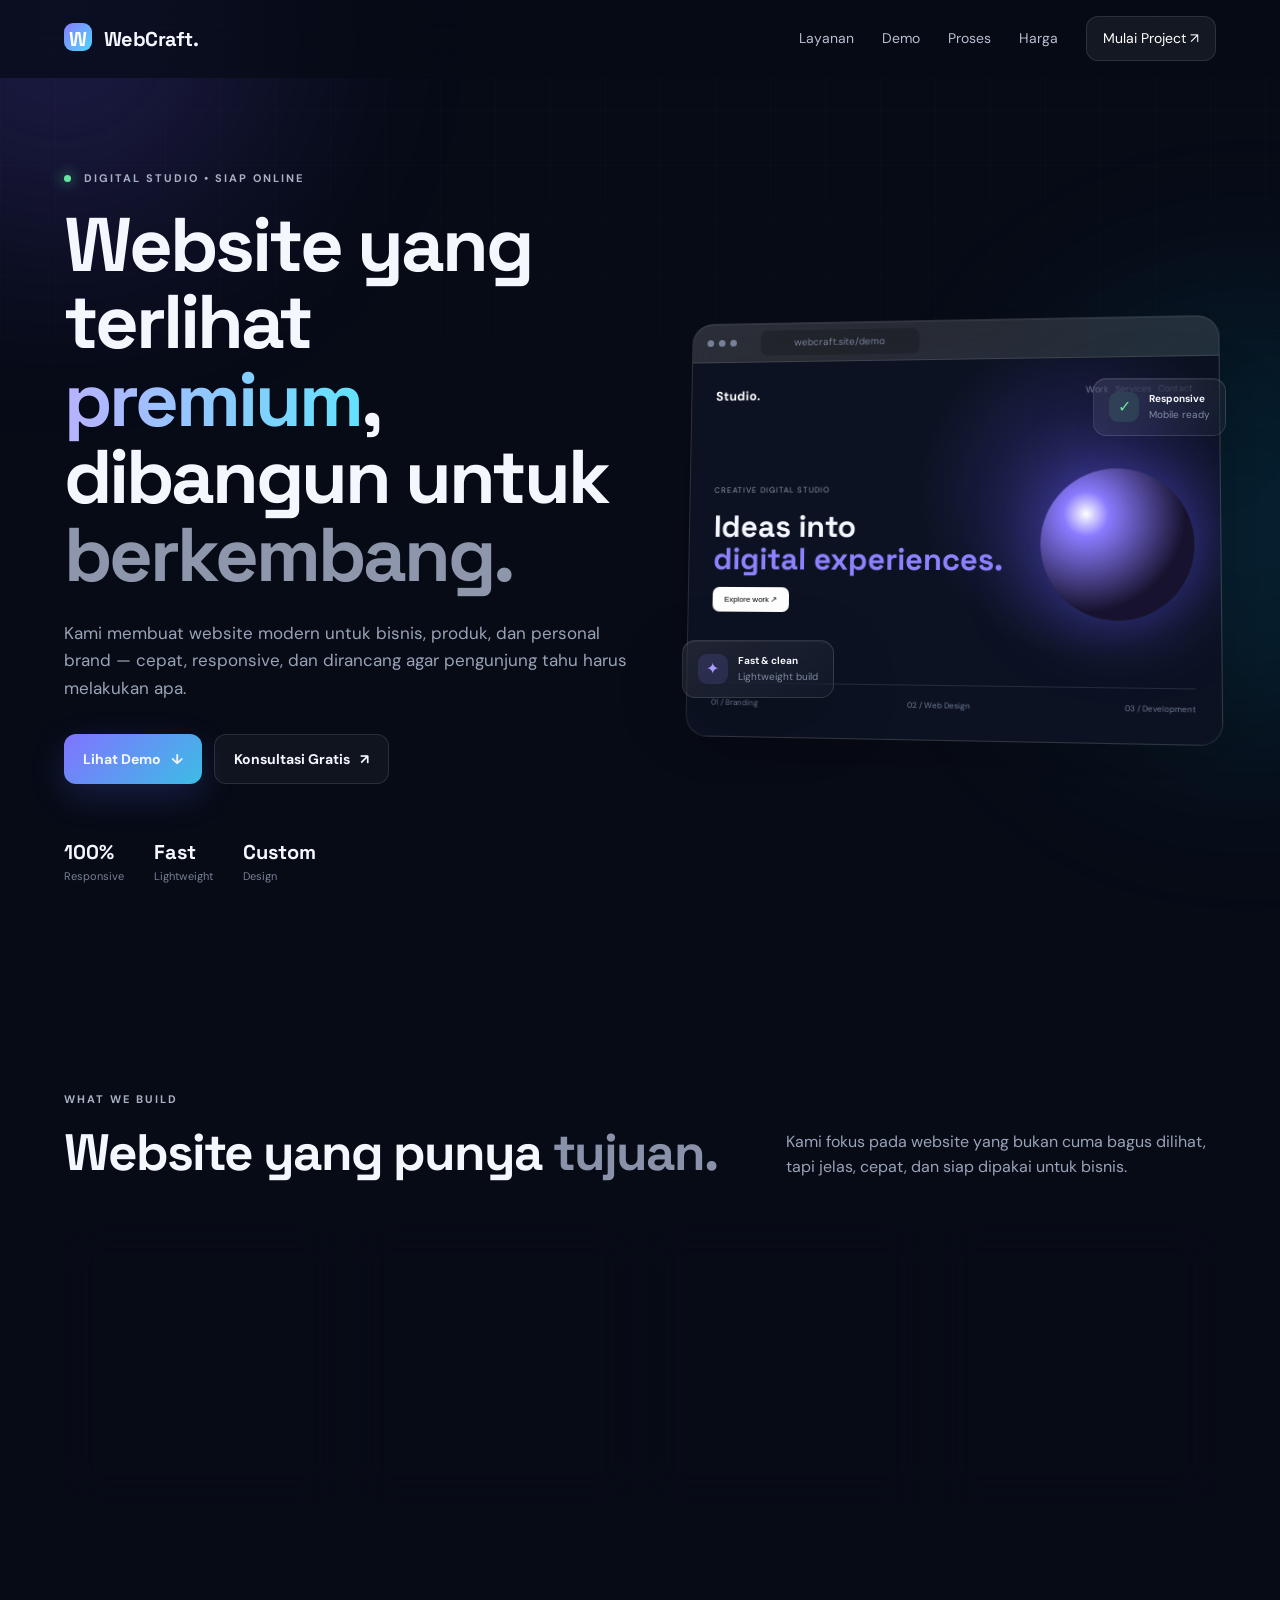
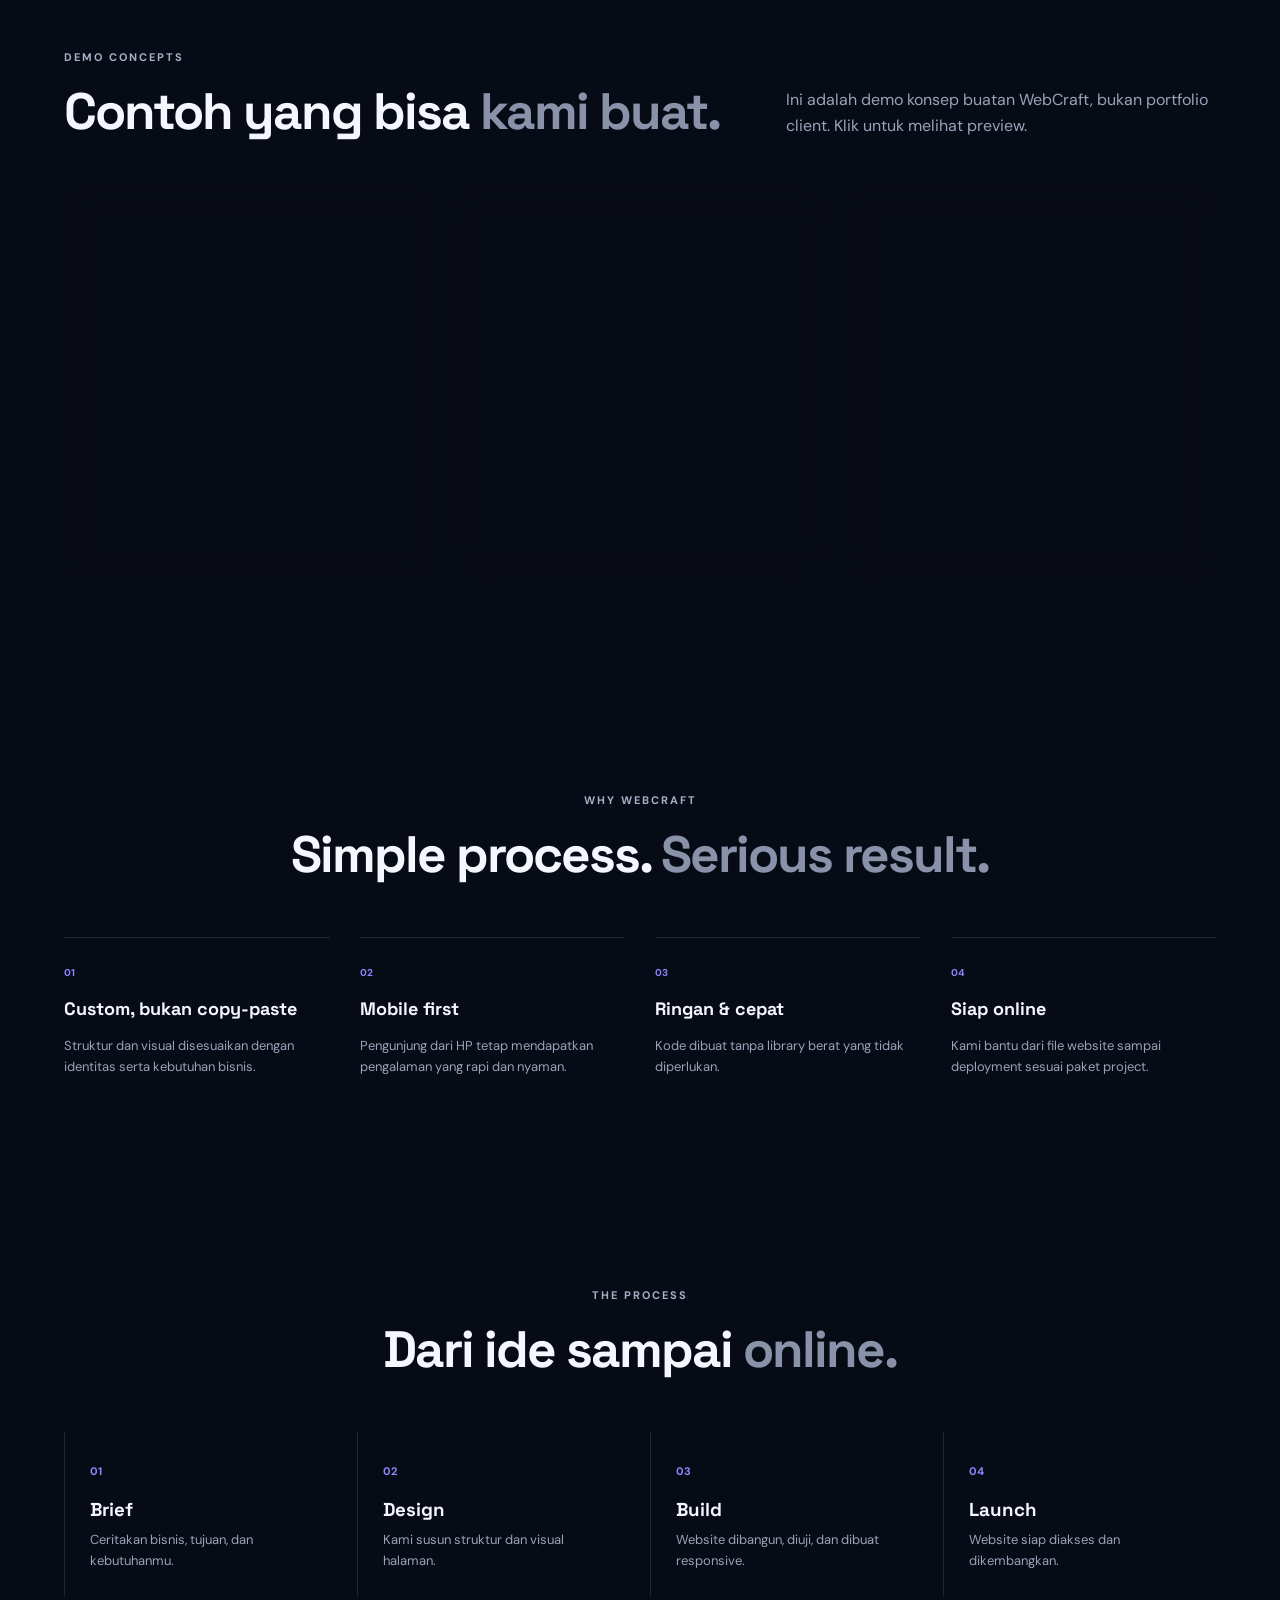
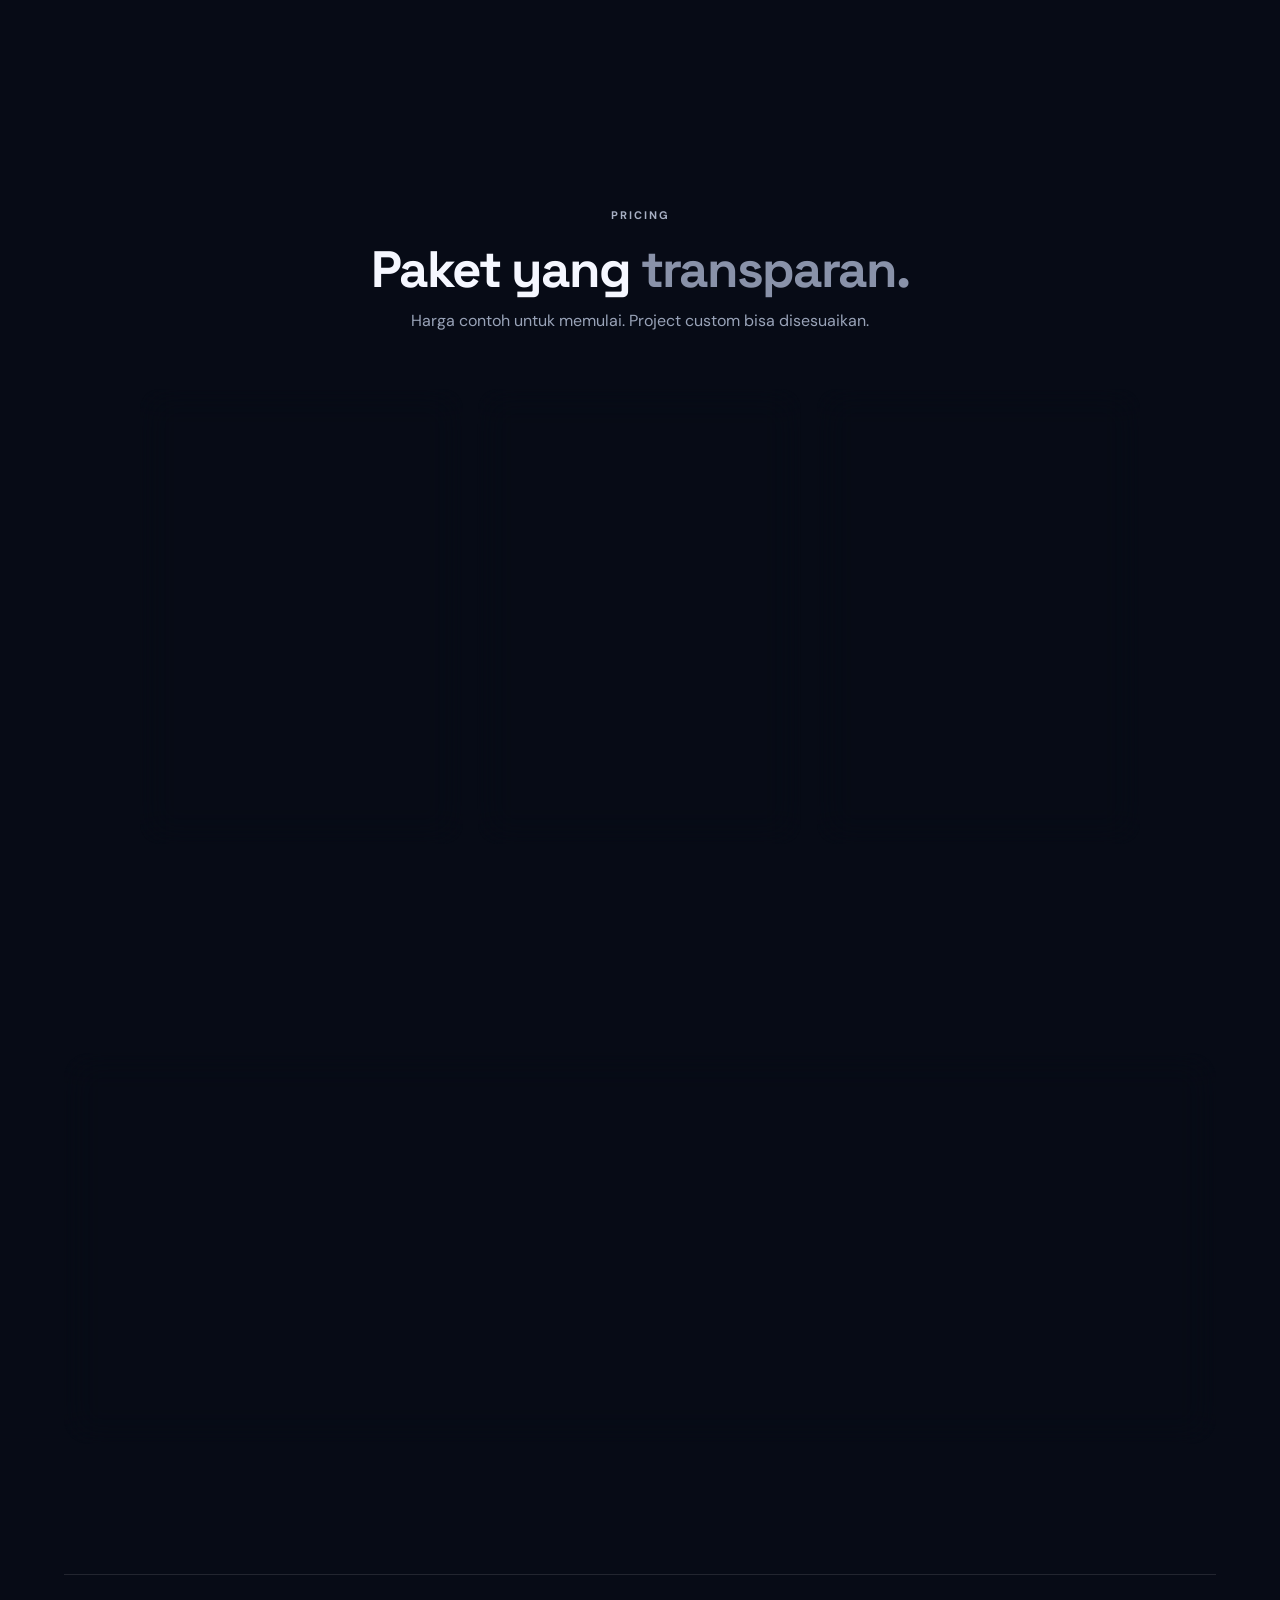
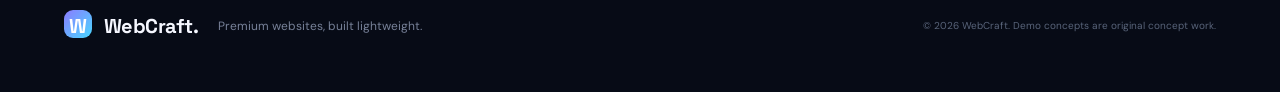
<file: index.html>
<!DOCTYPE html>
<html lang="id">
<head>
  <meta charset="UTF-8">
  <meta name="viewport" content="width=device-width, initial-scale=1.0">
  <meta name="description" content="WebCraft — jasa website premium, cepat, responsive, dan siap online untuk bisnis dan personal brand.">
  <meta name="theme-color" content="#070b16">
  <title>WebCraft — Premium Website Studio</title>
  <link rel="icon" href="favicon.svg" type="image/svg+xml">
  <link rel="stylesheet" href="style.css">
</head>
<body>
  <div class="ambient ambient-1"></div>
  <div class="ambient ambient-2"></div>

  <nav class="navbar" id="navbar">
    <a class="logo" href="#home" aria-label="WebCraft home"><span>W</span> WebCraft.</a>
    <button class="menu-toggle" id="menuToggle" aria-label="Buka menu" aria-expanded="false">
      <span></span><span></span><span></span>
    </button>
    <div class="nav-links" id="navLinks">
      <a href="#layanan">Layanan</a>
      <a href="#demo">Demo</a>
      <a href="#proses">Proses</a>
      <a href="#harga">Harga</a>
      <a class="nav-cta" href="#kontak">Mulai Project <span>↗</span></a>
    </div>
  </nav>

  <main>
    <section class="hero reveal" id="home">
      <div class="hero-copy">
        <div class="eyebrow"><span class="pulse"></span> DIGITAL STUDIO • SIAP ONLINE</div>
        <h1>Website yang terlihat <em>premium</em>,<br>dibangun untuk <span>berkembang.</span></h1>
        <p class="hero-text">Kami membuat website modern untuk bisnis, produk, dan personal brand — cepat, responsive, dan dirancang agar pengunjung tahu harus melakukan apa.</p>
        <div class="hero-actions">
          <a class="btn btn-primary" href="#demo">Lihat Demo <span>↓</span></a>
          <a class="btn btn-ghost" href="#kontak">Konsultasi Gratis <span>↗</span></a>
        </div>
        <div class="hero-proof">
          <div><strong>100%</strong><small>Responsive</small></div>
          <div><strong>Fast</strong><small>Lightweight</small></div>
          <div><strong>Custom</strong><small>Design</small></div>
        </div>
      </div>

      <div class="hero-visual" aria-label="Preview website">
        <div class="glow-ring"></div>
        <div class="browser-window glass">
          <div class="browser-bar">
            <div class="dots"><i></i><i></i><i></i></div>
            <div class="address">webcraft.site/demo</div>
          </div>
          <div class="browser-screen">
            <div class="mini-nav"><b>Studio.</b><span>Work&nbsp;&nbsp; Services&nbsp;&nbsp; Contact</span></div>
            <div class="mini-hero">
              <div>
                <small>CREATIVE DIGITAL STUDIO</small>
                <h3>Ideas into<br><span>digital experiences.</span></h3>
                <button>Explore work ↗</button>
              </div>
              <div class="mini-orb"></div>
            </div>
            <div class="mini-stats"><span>01 / Branding</span><span>02 / Web Design</span><span>03 / Development</span></div>
          </div>
        </div>
        <div class="float-card glass"><span class="check">✓</span><div><b>Responsive</b><small>Mobile ready</small></div></div>
        <div class="float-card second glass"><span class="bolt">✦</span><div><b>Fast & clean</b><small>Lightweight build</small></div></div>
      </div>
    </section>

    <section class="section reveal" id="layanan">
      <div class="section-head">
        <div><p class="eyebrow">WHAT WE BUILD</p><h2>Website yang punya <span>tujuan.</span></h2></div>
        <p>Kami fokus pada website yang bukan cuma bagus dilihat, tapi jelas, cepat, dan siap dipakai untuk bisnis.</p>
      </div>
      <div class="service-grid">
        <article class="service-card glass"><div class="service-icon">⌁</div><span>01</span><h3>Company Profile</h3><p>Bangun kredibilitas bisnis dengan website yang rapi dan profesional.</p><a href="#kontak">Buat website →</a></article>
        <article class="service-card glass"><div class="service-icon">◈</div><span>02</span><h3>Landing Page</h3><p>Halaman fokus untuk produk, campaign, jasa, atau promosi.</p><a href="#kontak">Buat website →</a></article>
        <article class="service-card glass"><div class="service-icon">✦</div><span>03</span><h3>Personal Brand</h3><p>Portfolio digital untuk freelancer, creator, dan profesional.</p><a href="#kontak">Buat website →</a></article>
        <article class="service-card glass"><div class="service-icon">↗</div><span>04</span><h3>Custom Website</h3><p>Fitur dan tampilan disesuaikan dengan kebutuhan project.</p><a href="#kontak">Diskusikan →</a></article>
      </div>
    </section>

    <section class="section demo-section reveal" id="demo">
      <div class="section-head">
        <div><p class="eyebrow">DEMO CONCEPTS</p><h2>Contoh yang bisa <span>kami buat.</span></h2></div>
        <p>Ini adalah demo konsep buatan WebCraft, bukan portfolio client. Klik untuk melihat preview.</p>
      </div>
      <div class="demo-grid">
        <a class="demo-card glass" href="demos/coffee.html">
          <div class="demo-preview coffee-preview"><div class="preview-nav">NOVA COFFEE <span>MENU&nbsp;&nbsp; STORY&nbsp;&nbsp; VISIT</span></div><div><small>ROASTED WITH INTENTION</small><h3>Your daily<br><i>ritual.</i></h3><button>Explore menu</button></div></div>
          <div class="demo-info"><div><small>DEMO 01 • F&B</small><h3>Nova Coffee</h3></div><span>↗</span></div>
        </a>
        <a class="demo-card glass" href="demos/studio.html">
          <div class="demo-preview studio-preview"><div class="preview-nav">MONO STUDIO <span>WORK&nbsp;&nbsp; ABOUT&nbsp;&nbsp; CONTACT</span></div><div><small>CREATIVE DIGITAL STUDIO</small><h3>Make it<br><i>meaningful.</i></h3><button>View work</button></div></div>
          <div class="demo-info"><div><small>DEMO 02 • CREATIVE</small><h3>Mono Studio</h3></div><span>↗</span></div>
        </a>
        <a class="demo-card glass" href="demos/fit.html">
          <div class="demo-preview fit-preview"><div class="preview-nav">FORM / 01 <span>PROGRAMS&nbsp;&nbsp; COACH&nbsp;&nbsp; JOIN</span></div><div><small>MOVE WITH PURPOSE</small><h3>Train smarter.<br><i>Live stronger.</i></h3><button>Start today</button></div></div>
          <div class="demo-info"><div><small>DEMO 03 • FITNESS</small><h3>Form Athletics</h3></div><span>↗</span></div>
        </a>
      </div>
    </section>

    <section class="section why reveal">
      <div class="center-head"><p class="eyebrow">WHY WEBCRAFT</p><h2>Simple process. <span>Serious result.</span></h2></div>
      <div class="why-grid">
        <div class="why-item"><b>01</b><h3>Custom, bukan copy-paste</h3><p>Struktur dan visual disesuaikan dengan identitas serta kebutuhan bisnis.</p></div>
        <div class="why-item"><b>02</b><h3>Mobile first</h3><p>Pengunjung dari HP tetap mendapatkan pengalaman yang rapi dan nyaman.</p></div>
        <div class="why-item"><b>03</b><h3>Ringan & cepat</h3><p>Kode dibuat tanpa library berat yang tidak diperlukan.</p></div>
        <div class="why-item"><b>04</b><h3>Siap online</h3><p>Kami bantu dari file website sampai deployment sesuai paket project.</p></div>
      </div>
    </section>

    <section class="section process reveal" id="proses">
      <div class="center-head"><p class="eyebrow">THE PROCESS</p><h2>Dari ide sampai <span>online.</span></h2></div>
      <div class="process-line">
        <div><b>01</b><h3>Brief</h3><p>Ceritakan bisnis, tujuan, dan kebutuhanmu.</p></div>
        <div><b>02</b><h3>Design</h3><p>Kami susun struktur dan visual halaman.</p></div>
        <div><b>03</b><h3>Build</h3><p>Website dibangun, diuji, dan dibuat responsive.</p></div>
        <div><b>04</b><h3>Launch</h3><p>Website siap diakses dan dikembangkan.</p></div>
      </div>
    </section>

    <section class="section pricing-section reveal" id="harga">
      <div class="center-head"><p class="eyebrow">PRICING</p><h2>Paket yang <span>transparan.</span></h2><p class="subhead">Harga contoh untuk memulai. Project custom bisa disesuaikan.</p></div>
      <div class="pricing-grid">
        <article class="price-card glass"><small>STARTER</small><h3>Landing</h3><div class="price">Rp499K <i>/ project</i></div><ul><li>✓ 1 halaman</li><li>✓ Responsive</li><li>✓ WhatsApp CTA</li><li>✓ Basic SEO</li><li>✓ 1x revisi</li></ul><a class="btn btn-ghost full" href="#kontak">Pilih Starter</a></article>
        <article class="price-card glass featured"><label>PALING POPULER</label><small>BUSINESS</small><h3>Professional</h3><div class="price">Rp999K <i>/ project</i></div><ul><li>✓ Hingga 5 halaman</li><li>✓ Custom responsive design</li><li>✓ WhatsApp CTA</li><li>✓ Basic SEO</li><li>✓ Deployment</li><li>✓ 2x revisi</li></ul><a class="btn btn-primary full" href="#kontak">Pilih Business</a></article>
        <article class="price-card glass"><small>CUSTOM</small><h3>Tailored</h3><div class="price">Discuss <i>/ project</i></div><ul><li>✓ Design custom</li><li>✓ Fitur sesuai kebutuhan</li><li>✓ Multi-page</li><li>✓ Deployment</li><li>✓ Maintenance option</li></ul><a class="btn btn-ghost full" href="#kontak">Diskusi Project</a></article>
      </div>
    </section>

    <section class="section contact-section reveal" id="kontak">
      <div class="contact-card glass">
        <div><p class="eyebrow">LET'S BUILD</p><h2>Punya ide? <span>Wujudkan.</span></h2><p>Jelaskan singkat kebutuhan website kamu. Kita mulai dari sana.</p></div>
        <form id="contactForm">
          <input id="name" type="text" placeholder="Nama / bisnis" required>
          <select id="service" required><option value="">Pilih kebutuhan</option><option>Company Profile</option><option>Landing Page</option><option>Personal Brand</option><option>Custom Website</option></select>
          <textarea id="message" rows="4" placeholder="Ceritakan kebutuhan website..." required></textarea>
          <button class="btn btn-primary" type="submit">Kirim via WhatsApp ↗</button>
        </form>
      </div>
    </section>
  </main>

  <footer><a class="logo" href="#home"><span>W</span> WebCraft.</a><p>Premium websites, built lightweight.</p><small>© 2026 WebCraft. Demo concepts are original concept work.</small></footer>

  <script src="script.js"></script>
</body>
</html>
</file>
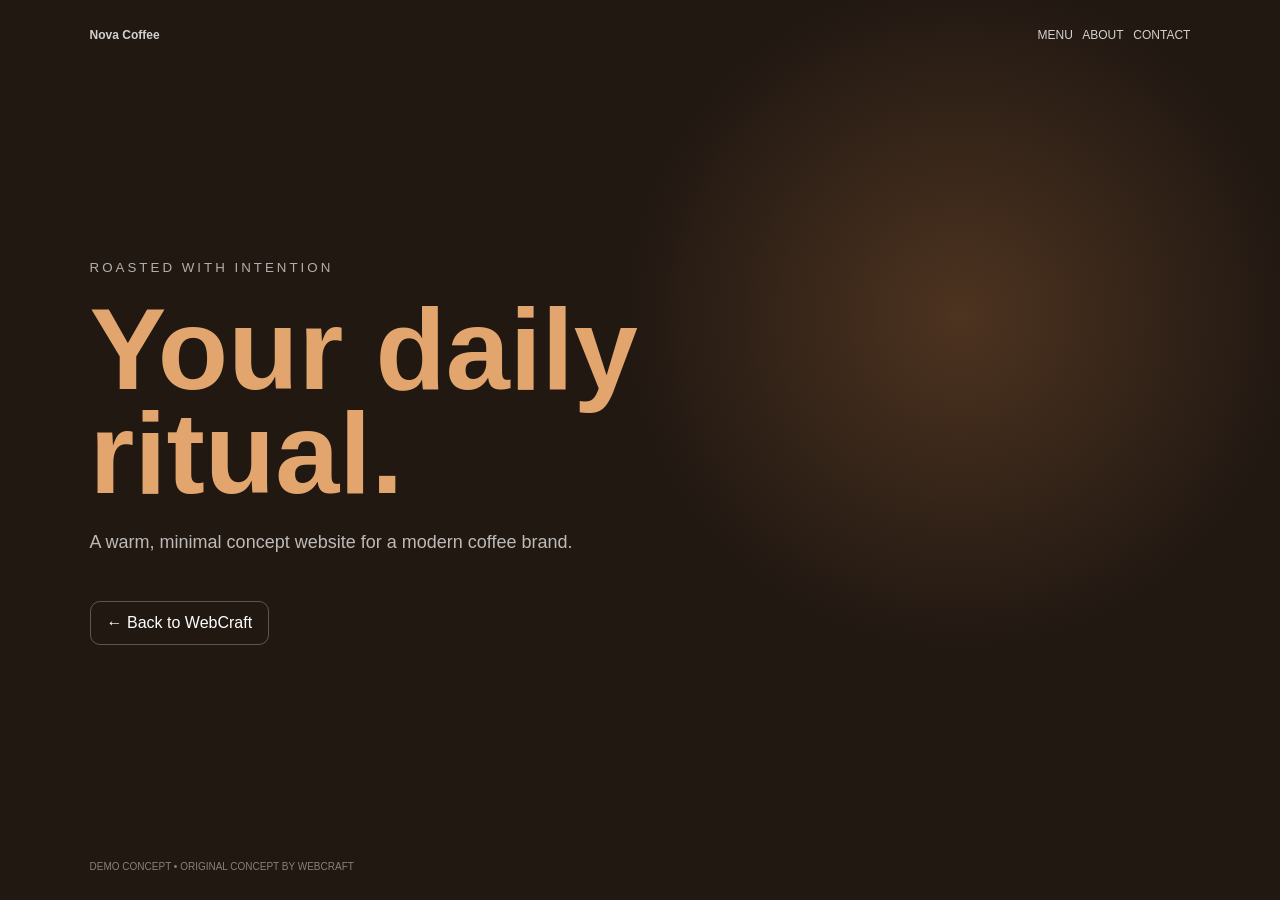
<file: demos/coffee.html>
<!doctype html><html lang="id"><head><meta charset="utf-8"><meta name="viewport" content="width=device-width,initial-scale=1"><meta name="description" content="Nova Coffee — demo concept by WebCraft"><title>Nova Coffee — Demo Concept</title><link rel="stylesheet" href="demo.css"></head><body class="coffee"><nav><b>Nova Coffee</b><span>MENU &nbsp; ABOUT &nbsp; CONTACT</span></nav><main><small>ROASTED WITH INTENTION</small><h1>Your daily ritual.</h1><p>A warm, minimal concept website for a modern coffee brand.</p><a href="../index.html">← Back to WebCraft</a></main><footer>DEMO CONCEPT • ORIGINAL CONCEPT BY WEBCRAFT</footer></body></html>
</file>
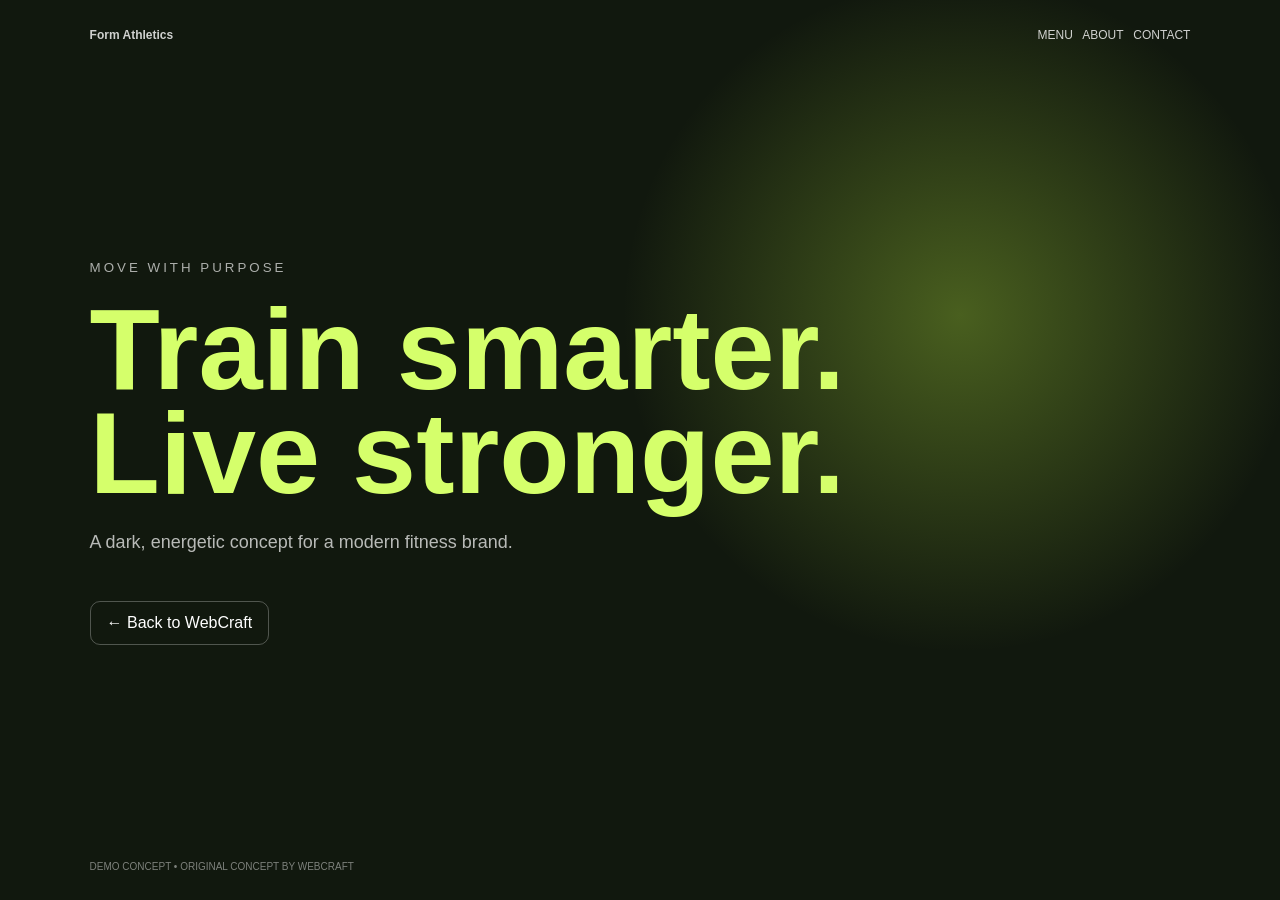
<file: demos/fit.html>
<!doctype html><html lang="id"><head><meta charset="utf-8"><meta name="viewport" content="width=device-width,initial-scale=1"><meta name="description" content="Form Athletics — demo concept by WebCraft"><title>Form Athletics — Demo Concept</title><link rel="stylesheet" href="demo.css"></head><body class="fit"><nav><b>Form Athletics</b><span>MENU &nbsp; ABOUT &nbsp; CONTACT</span></nav><main><small>MOVE WITH PURPOSE</small><h1>Train smarter. Live stronger.</h1><p>A dark, energetic concept for a modern fitness brand.</p><a href="../index.html">← Back to WebCraft</a></main><footer>DEMO CONCEPT • ORIGINAL CONCEPT BY WEBCRAFT</footer></body></html>
</file>
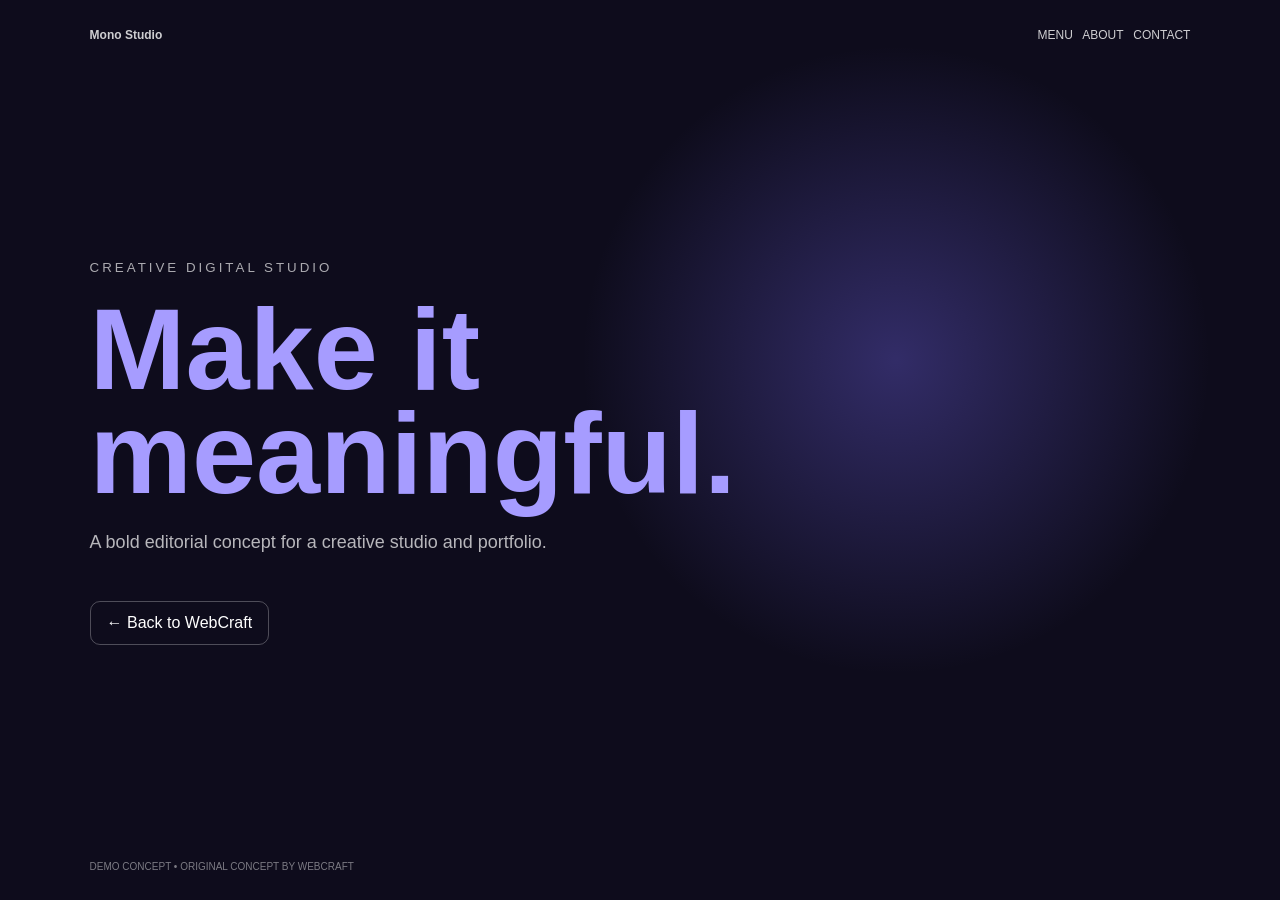
<file: demos/studio.html>
<!doctype html><html lang="id"><head><meta charset="utf-8"><meta name="viewport" content="width=device-width,initial-scale=1"><meta name="description" content="Mono Studio — demo concept by WebCraft"><title>Mono Studio — Demo Concept</title><link rel="stylesheet" href="demo.css"></head><body class="studio"><nav><b>Mono Studio</b><span>MENU &nbsp; ABOUT &nbsp; CONTACT</span></nav><main><small>CREATIVE DIGITAL STUDIO</small><h1>Make it meaningful.</h1><p>A bold editorial concept for a creative studio and portfolio.</p><a href="../index.html">← Back to WebCraft</a></main><footer>DEMO CONCEPT • ORIGINAL CONCEPT BY WEBCRAFT</footer></body></html>
</file>
<file: style.css>
@import url('https://fonts.googleapis.com/css2?family=DM+Sans:wght@400;500;600;700&family=Space+Grotesk:wght@400;500;600;700&display=swap');

:root{--bg:#070b16;--surface:rgba(255,255,255,.055);--line:rgba(255,255,255,.11);--text:#f5f7ff;--muted:#99a3b8;--accent:#8b7cff;--accent2:#49d7ff;--max:1180px}
*{box-sizing:border-box;margin:0;padding:0}html{scroll-behavior:smooth}body{font-family:"DM Sans",sans-serif;background:var(--bg);color:var(--text);line-height:1.6;overflow-x:hidden}
body:before{content:"";position:fixed;inset:0;pointer-events:none;background-image:linear-gradient(rgba(255,255,255,.018) 1px,transparent 1px),linear-gradient(90deg,rgba(255,255,255,.018) 1px,transparent 1px);background-size:55px 55px;mask-image:linear-gradient(to bottom,black,transparent 75%);z-index:-2}
.ambient{position:fixed;width:420px;height:420px;border-radius:50%;filter:blur(110px);opacity:.2;pointer-events:none;z-index:-1}.ambient-1{background:#725cff;top:-180px;left:-150px}.ambient-2{background:#00c8ff;right:-180px;top:35%;opacity:.12}
a{text-decoration:none;color:inherit}.navbar{height:78px;position:fixed;top:0;left:0;right:0;z-index:20;display:flex;align-items:center;justify-content:space-between;padding:0 max(5%,calc((100% - var(--max))/2));background:rgba(7,11,22,.68);backdrop-filter:blur(18px);-webkit-backdrop-filter:blur(18px);border-bottom:1px solid transparent;transition:.3s}.navbar.scrolled{border-color:var(--line)}
.logo{font-family:"Space Grotesk";font-weight:700;font-size:20px;letter-spacing:-.5px}.logo span{display:inline-grid;place-items:center;width:28px;height:28px;margin-right:7px;border-radius:9px;background:linear-gradient(135deg,var(--accent),var(--accent2));color:#fff}
.nav-links{display:flex;align-items:center;gap:28px;color:#b7bfd1;font-size:14px}.nav-links a{transition:.2s}.nav-links a:hover{color:#fff}.nav-cta{padding:10px 16px;border:1px solid var(--line);border-radius:12px;background:rgba(255,255,255,.06);color:#fff!important}.menu-toggle{display:none;background:none;border:0;color:white}
.hero,.section{width:min(var(--max),90%);margin:auto}.hero{min-height:800px;padding:170px 0 100px;display:grid;grid-template-columns:1.03fr .97fr;align-items:center;gap:50px}.eyebrow{font-size:11px;font-weight:700;letter-spacing:2px;color:#a8b0c4;margin-bottom:18px}.pulse{display:inline-block;width:7px;height:7px;border-radius:50%;background:#65e7a4;box-shadow:0 0 14px #65e7a4;margin-right:8px}.hero h1{font-family:"Space Grotesk";font-size:clamp(44px,6vw,76px);line-height:1.02;letter-spacing:-3px;max-width:780px}.hero h1 em{font-style:normal;background:linear-gradient(90deg,#b9b1ff,#63e2ff);-webkit-background-clip:text;color:transparent}.hero h1 span{color:#8d96aa}.hero-text{max-width:600px;color:var(--muted);font-size:17px;margin:27px 0 32px}.hero-actions{display:flex;gap:12px;flex-wrap:wrap}.btn{display:inline-flex;align-items:center;justify-content:center;gap:10px;padding:13px 19px;border-radius:12px;border:1px solid var(--line);font-weight:700;font-size:14px;transition:.25s;cursor:pointer}.btn:hover{transform:translateY(-2px)}.btn-primary{background:linear-gradient(135deg,#8173ff,#3cbde5);border:0;box-shadow:0 12px 35px rgba(88,110,255,.2)}.btn-ghost{background:rgba(255,255,255,.04)}.hero-proof{display:flex;gap:30px;margin-top:52px}.hero-proof div{display:flex;flex-direction:column}.hero-proof strong{font-family:"Space Grotesk";font-size:20px}.hero-proof small{font-size:11px;color:#778197}
.glass{background:linear-gradient(145deg,rgba(255,255,255,.085),rgba(255,255,255,.025));border:1px solid var(--line);box-shadow:inset 0 1px rgba(255,255,255,.06),0 20px 70px rgba(0,0,0,.2);backdrop-filter:blur(18px);-webkit-backdrop-filter:blur(18px)}
.hero-visual{position:relative;min-height:500px;display:grid;place-items:center}.browser-window{width:min(580px,100%);border-radius:22px;overflow:hidden;transform:perspective(1000px) rotateY(-5deg) rotateX(3deg);animation:float 6s ease-in-out infinite}.browser-bar{height:40px;background:rgba(255,255,255,.06);display:flex;align-items:center;gap:25px;padding:0 15px;border-bottom:1px solid var(--line)}.dots{display:flex;gap:5px}.dots i{width:7px;height:7px;border-radius:50%;background:#778197}.address{font-size:10px;color:#78839b;background:rgba(0,0,0,.2);padding:5px 35px;border-radius:8px}.browser-screen{padding:25px;background:radial-gradient(circle at 75% 35%,rgba(108,92,255,.28),transparent 35%),#0c1222;min-height:380px}.mini-nav{display:flex;justify-content:space-between;font-size:9px;color:#7f8aa1}.mini-nav b{color:white;font-size:13px}.mini-hero{display:flex;align-items:center;justify-content:space-between;min-height:280px}.mini-hero small{font-size:8px;color:#8f99ad;letter-spacing:1px}.mini-hero h3{font-family:"Space Grotesk";font-size:31px;line-height:1.05;margin:10px 0}.mini-hero h3 span{color:#8e82ff}.mini-hero button{background:#fff;border:0;border-radius:7px;padding:8px 12px;font-size:8px}.mini-orb{width:150px;height:150px;border-radius:50%;background:radial-gradient(circle at 30% 30%,#fff,#8a7bff 15%,#17132e 65%);box-shadow:0 0 70px #6459ff88}.mini-stats{display:flex;justify-content:space-between;border-top:1px solid var(--line);padding-top:13px;font-size:8px;color:#707c94}.glow-ring{position:absolute;width:400px;height:400px;border-radius:50%;background:radial-gradient(circle,rgba(114,91,255,.28),transparent 65%);filter:blur(10px)}.float-card{position:absolute;right:-10px;top:100px;padding:12px 15px;border-radius:13px;display:flex;align-items:center;gap:10px;animation:float 5s ease-in-out infinite}.float-card.second{left:0;right:auto;top:auto;bottom:80px;animation-delay:-2s}.float-card small,.float-card b{display:block;font-size:10px}.float-card small{color:#7f8ba3}.check,.bolt{display:grid;place-items:center;width:30px;height:30px;border-radius:9px;background:rgba(100,220,160,.12);color:#6de3a1}.bolt{background:rgba(135,118,255,.15);color:#a89cff}
.section{padding:105px 0}.section-head{display:grid;grid-template-columns:1fr .65fr;gap:60px;align-items:end;margin-bottom:45px}.section-head h2,.center-head h2{font-family:"Space Grotesk";font-size:clamp(34px,4vw,52px);line-height:1.05;letter-spacing:-2px}.section-head h2 span,.center-head h2 span{color:#8992a9}.section-head>p,.subhead{color:var(--muted);max-width:470px}.service-grid{display:grid;grid-template-columns:repeat(4,1fr);gap:14px}.service-card{padding:25px;border-radius:18px;min-height:250px;transition:.3s}.service-card:hover,.demo-card:hover,.price-card:hover{transform:translateY(-5px);border-color:rgba(150,140,255,.35)}.service-icon{font-size:28px;margin-bottom:25px}.service-card>span{color:#667187;font-size:10px}.service-card h3{font-family:"Space Grotesk";font-size:19px;margin:7px 0}.service-card p{color:var(--muted);font-size:13px;margin-bottom:20px}.service-card a{font-size:12px;color:#b7adff}
.demo-section{padding-top:40px}.demo-grid{display:grid;grid-template-columns:repeat(3,1fr);gap:15px}.demo-card{border-radius:19px;overflow:hidden;transition:.3s}.demo-preview{height:310px;padding:20px;display:flex;flex-direction:column;justify-content:space-between}.preview-nav{font-size:9px;display:flex;justify-content:space-between;opacity:.75}.preview-nav span{font-size:7px}.demo-preview small{font-size:8px;letter-spacing:1px;opacity:.7}.demo-preview h3{font-family:"Space Grotesk";font-size:35px;line-height:.98;margin:9px 0 15px}.demo-preview i{font-style:normal}.demo-preview button{padding:8px 12px;border:1px solid rgba(255,255,255,.3);border-radius:7px;background:rgba(255,255,255,.08);color:#fff;font-size:9px}.coffee-preview{background:radial-gradient(circle at 75% 30%,#b4774c55,transparent 30%),linear-gradient(145deg,#231913,#0d0d0e)}.coffee-preview h3 i{color:#dba26f}.studio-preview{background:radial-gradient(circle at 75% 45%,#8b7cff55,transparent 30%),linear-gradient(145deg,#15122a,#090b12)}.studio-preview h3 i{color:#a89eff}.fit-preview{background:radial-gradient(circle at 70% 30%,#d8ff0050,transparent 30%),linear-gradient(145deg,#182014,#090c0a)}.fit-preview h3 i{color:#d9ff65}.demo-info{padding:17px 20px;display:flex;align-items:center;justify-content:space-between}.demo-info small{font-size:8px;color:#7f8aa1;letter-spacing:1px}.demo-info h3{font-family:"Space Grotesk";font-size:17px}.demo-info>span{font-size:20px}
.center-head{text-align:center;margin-bottom:55px}.center-head .subhead{margin:12px auto 0}.why-grid{display:grid;grid-template-columns:repeat(4,1fr);gap:30px}.why-item{border-top:1px solid var(--line);padding-top:20px}.why-item b{font-size:10px;color:#8f84ff}.why-item h3{font-family:"Space Grotesk";font-size:18px;margin:12px 0}.why-item p{font-size:13px;color:var(--muted)}.process-line{display:grid;grid-template-columns:repeat(4,1fr);gap:20px}.process-line>div{position:relative;padding:25px;border-left:1px solid var(--line)}.process-line b{font-size:11px;color:#9186ff}.process-line h3{font-family:"Space Grotesk";margin:13px 0 5px}.process-line p{font-size:13px;color:var(--muted)}
.pricing-grid{display:grid;grid-template-columns:repeat(3,1fr);gap:15px;max-width:1000px;margin:auto}.price-card{padding:30px;border-radius:20px;position:relative;transition:.3s}.price-card.featured{border-color:rgba(137,125,255,.55);box-shadow:0 20px 80px rgba(98,80,255,.12)}.price-card label{position:absolute;top:-12px;right:20px;background:#8a7cff;color:white;border-radius:20px;padding:5px 10px;font-size:8px;font-weight:bold}.price-card>small{font-size:10px;color:#8c96aa;letter-spacing:1px}.price-card h3{font-family:"Space Grotesk";font-size:25px;margin-top:5px}.price{font-family:"Space Grotesk";font-size:28px;font-weight:700;margin:15px 0 25px}.price i{font-family:"DM Sans";font-size:10px;font-style:normal;color:#778198;font-weight:400}.price-card ul{list-style:none;color:#b4bdcf;font-size:13px;line-height:2.1;margin-bottom:25px}.full{width:100%}
.contact-section{padding-bottom:130px}.contact-card{padding:55px;border-radius:25px;display:grid;grid-template-columns:.9fr 1.1fr;gap:60px}.contact-card h2{font-family:"Space Grotesk";font-size:clamp(35px,4vw,52px);line-height:1.05;letter-spacing:-2px}.contact-card h2 span{color:#9186ff}.contact-card>div>p:last-child{color:var(--muted);margin-top:18px;max-width:400px}.contact-card form{display:grid;gap:10px}.contact-card input,.contact-card select,.contact-card textarea{width:100%;border:1px solid var(--line);border-radius:11px;background:rgba(0,0,0,.2);color:#fff;padding:13px 14px;font:inherit;font-size:13px;outline:none}.contact-card select option{background:#111827}.contact-card textarea{resize:vertical}.contact-card input:focus,.contact-card select:focus,.contact-card textarea:focus{border-color:#8a7cff}.contact-card button{border:0}
footer{width:min(var(--max),90%);margin:auto;border-top:1px solid var(--line);padding:35px 0 50px;display:flex;align-items:center;gap:20px}footer p{color:#778198;font-size:12px}footer small{margin-left:auto;color:#59647a;font-size:10px}
.reveal{opacity:0;transform:translateY(20px);transition:opacity .7s ease,transform .7s ease}.reveal.visible{opacity:1;transform:none}@keyframes float{0%,100%{transform:translateY(0) rotateY(-5deg) rotateX(3deg)}50%{transform:translateY(-10px) rotateY(-5deg) rotateX(3deg)}}
@media(max-width:900px){.hero{grid-template-columns:1fr;padding-top:130px}.hero-visual{min-height:450px}.service-grid{grid-template-columns:repeat(2,1fr)}.why-grid{grid-template-columns:repeat(2,1fr)}.process-line{grid-template-columns:repeat(2,1fr)}.contact-card{grid-template-columns:1fr}.pricing-grid{grid-template-columns:1fr}.demo-grid{grid-template-columns:1fr 1fr}.section-head{grid-template-columns:1fr}.float-card{right:0}}
@media(max-width:650px){.navbar{padding:0 5%}.menu-toggle{display:grid;gap:4px}.menu-toggle span{display:block;width:22px;height:2px;background:#fff}.nav-links{position:absolute;top:70px;left:5%;right:5%;display:none;flex-direction:column;align-items:stretch;padding:15px;border:1px solid var(--line);border-radius:16px;background:rgba(10,14,26,.94);backdrop-filter:blur(18px)}.nav-links.open{display:flex}.nav-links a{padding:10px}.hero{width:90%;padding-top:120px}.hero h1{font-size:45px;letter-spacing:-2px}.hero-visual{min-height:390px}.browser-window{transform:none}.browser-screen{min-height:300px}.mini-hero h3{font-size:24px}.mini-orb{width:95px;height:95px}.address{display:none}.float-card{transform:scale(.85);right:-5px}.float-card.second{left:-8px}.section{padding:80px 0}.service-grid,.demo-grid,.why-grid,.process-line{grid-template-columns:1fr}.section-head h2,.center-head h2{font-size:37px}.contact-card{padding:30px 20px}footer{flex-wrap:wrap}footer small{width:100%;margin-left:0}.hero-proof{gap:18px}}
</file>
<file: demos/demo.css>
*{box-sizing:border-box}body{margin:0;min-height:100vh;background:#111;color:#fff;font-family:Arial,sans-serif;padding:28px 7%;display:flex;flex-direction:column}nav{display:flex;justify-content:space-between;font-size:12px;opacity:.8}main{max-width:850px;margin:auto 0;padding:100px 0}small{letter-spacing:3px;opacity:.65}h1{font-size:clamp(55px,9vw,120px);line-height:.9;margin:22px 0;max-width:900px}p{max-width:580px;font-size:18px;line-height:1.7;opacity:.7}a{display:inline-block;margin-top:25px;color:#fff;text-decoration:none;border:1px solid #ffffff44;padding:12px 16px;border-radius:10px}footer{font-size:10px;opacity:.45}.coffee{background:radial-gradient(circle at 75% 35%,#a66a3c55,transparent 30%),#211812}.coffee h1{color:#e2a56e}.studio{background:radial-gradient(circle at 70% 40%,#7b6dff55,transparent 30%),#0e0c1c}.studio h1{color:#a69cff}.fit{background:radial-gradient(circle at 75% 35%,#b9ed4055,transparent 30%),#11180e}.fit h1{color:#d5ff6b}
</file>
